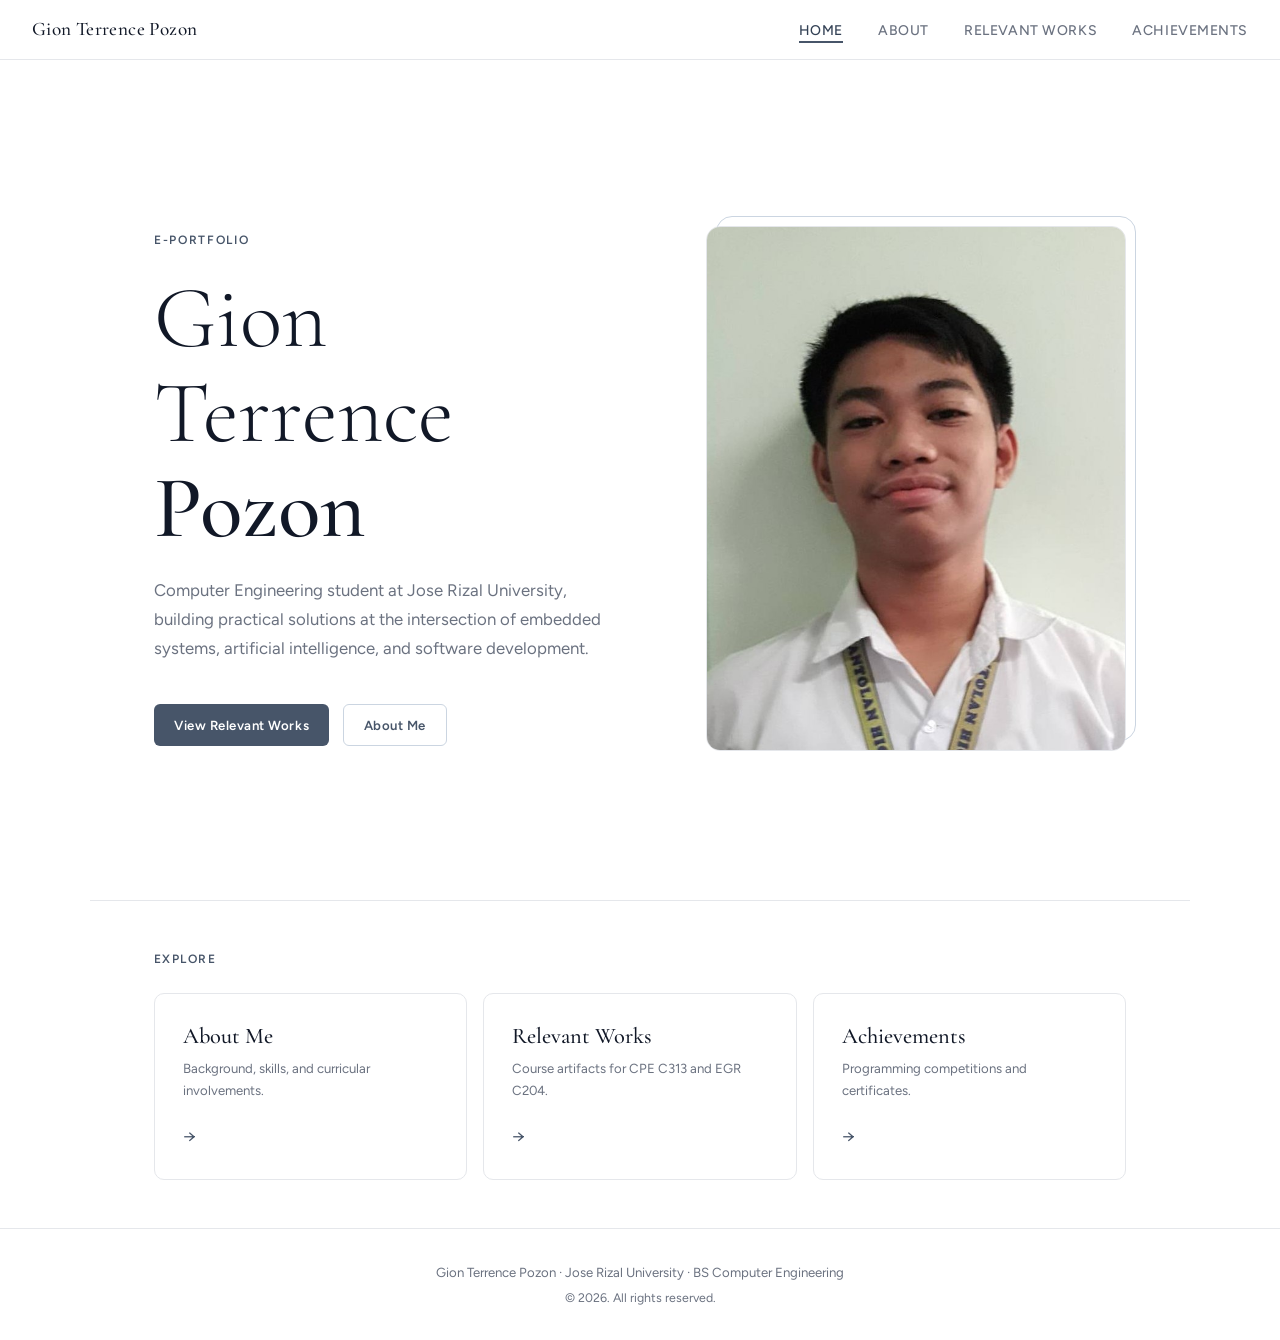
<file: index.html>
<!DOCTYPE html>
<html lang="en">
<head>
  <meta charset="UTF-8" />
  <meta name="viewport" content="width=device-width, initial-scale=1.0" />
  <title>Gion Terrence Pozon - e-Portfolio</title>
  <link rel="stylesheet" href="assets/css/style.css" />
  <style>
    /* ── HOME-SPECIFIC STYLES ───────────────────────────────── */
    .hero {
      min-height: calc(100vh - 60px);
      display: grid;
      grid-template-columns: 1fr 420px;
      align-items: center;
      gap: 4rem;
      padding: 5rem 4rem 4rem;
      max-width: var(--max-width);
      margin: 0 auto;
    }

    .hero-label {
      font-size: 0.75rem;
      text-transform: uppercase;
      letter-spacing: 0.14em;
      color: var(--slate);
      font-weight: 600;
      margin-bottom: 1.25rem;
    }

    .hero-name {
      font-family: var(--font-display);
      font-size: clamp(3rem, 7vw, 5.5rem);
      font-weight: 300;
      line-height: 1.08;
      color: var(--text);
      margin-bottom: 1.25rem;
    }

    .hero-name span {
      display: block;
      font-weight: 500;
    }

    .hero-tagline {
      font-size: 1.05rem;
      color: var(--text-secondary);
      max-width: 460px;
      margin-bottom: 2.5rem;
      line-height: 1.75;
    }

    .hero-actions {
      display: flex;
      gap: 0.85rem;
      flex-wrap: wrap;
    }

    .hero-photo-wrap {
      position: relative;
    }

    .hero-photo {
      width: 100%;
      aspect-ratio: 4 / 5;
      object-fit: cover;
      border-radius: 14px;
      border: 1px solid var(--border);
      display: block;
    }

    /* Decorative accent */
    .hero-photo-wrap::before {
      content: '';
      position: absolute;
      inset: -10px -10px 10px 10px;
      border: 1.5px solid var(--slate-mid);
      border-radius: 16px;
      z-index: -1;
    }

    /* ── NAV CARDS ──────────────────────────────────────────── */
    .nav-cards {
      border-top: 1px solid var(--border);
      padding: 3rem 4rem;
      max-width: var(--max-width);
      margin: 0 auto;
    }

    .nav-cards-label {
      font-size: 0.75rem;
      text-transform: uppercase;
      letter-spacing: 0.12em;
      color: var(--slate);
      font-weight: 600;
      margin-bottom: 1.5rem;
    }

    .nav-cards-grid {
      display: grid;
      grid-template-columns: repeat(3, 1fr);
      gap: 1rem;
    }

    .nav-card {
      display: flex;
      flex-direction: column;
      justify-content: space-between;
      padding: 1.75rem;
      border: 1px solid var(--border);
      border-radius: var(--radius);
      transition: box-shadow var(--transition), transform var(--transition), border-color var(--transition);
      min-height: 150px;
    }

    .nav-card:hover {
      box-shadow: var(--shadow);
      transform: translateY(-3px);
      border-color: var(--slate-mid);
    }

    .nav-card-title {
      font-family: var(--font-display);
      font-size: 1.4rem;
      font-weight: 500;
      color: var(--text);
      line-height: 1.25;
    }

    .nav-card-desc {
      font-size: 0.825rem;
      color: var(--text-secondary);
      margin-top: 0.5rem;
      line-height: 1.6;
    }

    .nav-card-arrow {
      margin-top: 1.25rem;
      font-size: 1.1rem;
      color: var(--slate);
    }

    @media (max-width: 900px) {
      .hero {
        grid-template-columns: 1fr;
        padding: 3rem 1.5rem;
        text-align: center;
      }
      .hero-photo-wrap {
        max-width: 300px;
        margin: 0 auto;
        order: -1;
      }
      .hero-photo-wrap::before { display: none; }
      .hero-actions { justify-content: center; }
      .hero-tagline { margin-left: auto; margin-right: auto; }
      .nav-cards { padding: 2.5rem 1.5rem; }
      .nav-cards-grid { grid-template-columns: 1fr; }
    }
  </style>
</head>
<body>
  <div class="page-wrapper">

    <!-- Hero -->
    <section class="hero">
      <div class="hero-content">
        <p class="hero-label">e-Portfolio</p>
        <h1 class="hero-name">
          Gion Terrence
          <span>Pozon</span>
        </h1>
        <p class="hero-tagline">
          Computer Engineering student at Jose Rizal University,
          building practical solutions at the intersection of
          embedded systems, artificial intelligence, and software development.
        </p>
        <div class="hero-actions">
          <a href="works.html" class="btn btn-slate">View Relevant Works</a>
          <a href="about.html" class="btn btn-outline">About Me</a>
        </div>
      </div>

      <div class="hero-photo-wrap">
        <!--
          INSTRUCTIONS: Replace "assets/img/profile.jpg" with your actual photo.
          Place your photo file inside the assets/img/ folder.
        -->
        <img
          src="assets/img/profile.jpg"
          alt="Gion Terrence Pozon"
          class="hero-photo"
          onerror="this.style.background='#f1f5f9'; this.style.minHeight='400px';"
        />
      </div>
    </section>

    <!-- Quick navigation cards -->
    <section class="nav-cards">
      <p class="nav-cards-label">Explore</p>
      <div class="nav-cards-grid">

        <a href="about.html" class="nav-card">
          <div>
            <p class="nav-card-title">About Me</p>
            <p class="nav-card-desc">Background, skills, and curricular involvements.</p>
          </div>
          <span class="nav-card-arrow">→</span>
        </a>

        <a href="works.html" class="nav-card">
          <div>
            <p class="nav-card-title">Relevant Works</p>
            <p class="nav-card-desc">Course artifacts for CPE C313 and EGR C204.</p>
          </div>
          <span class="nav-card-arrow">→</span>
        </a>

        <a href="achievements.html" class="nav-card">
          <div>
            <p class="nav-card-title">Achievements</p>
            <p class="nav-card-desc">Programming competitions and certificates.</p>
          </div>
          <span class="nav-card-arrow">→</span>
        </a>

      </div>
    </section>

  </div><!-- end page-wrapper -->

  <script src="assets/js/components.js"></script>
  <script>initPage('home')</script>
</body>
</html>
</file>
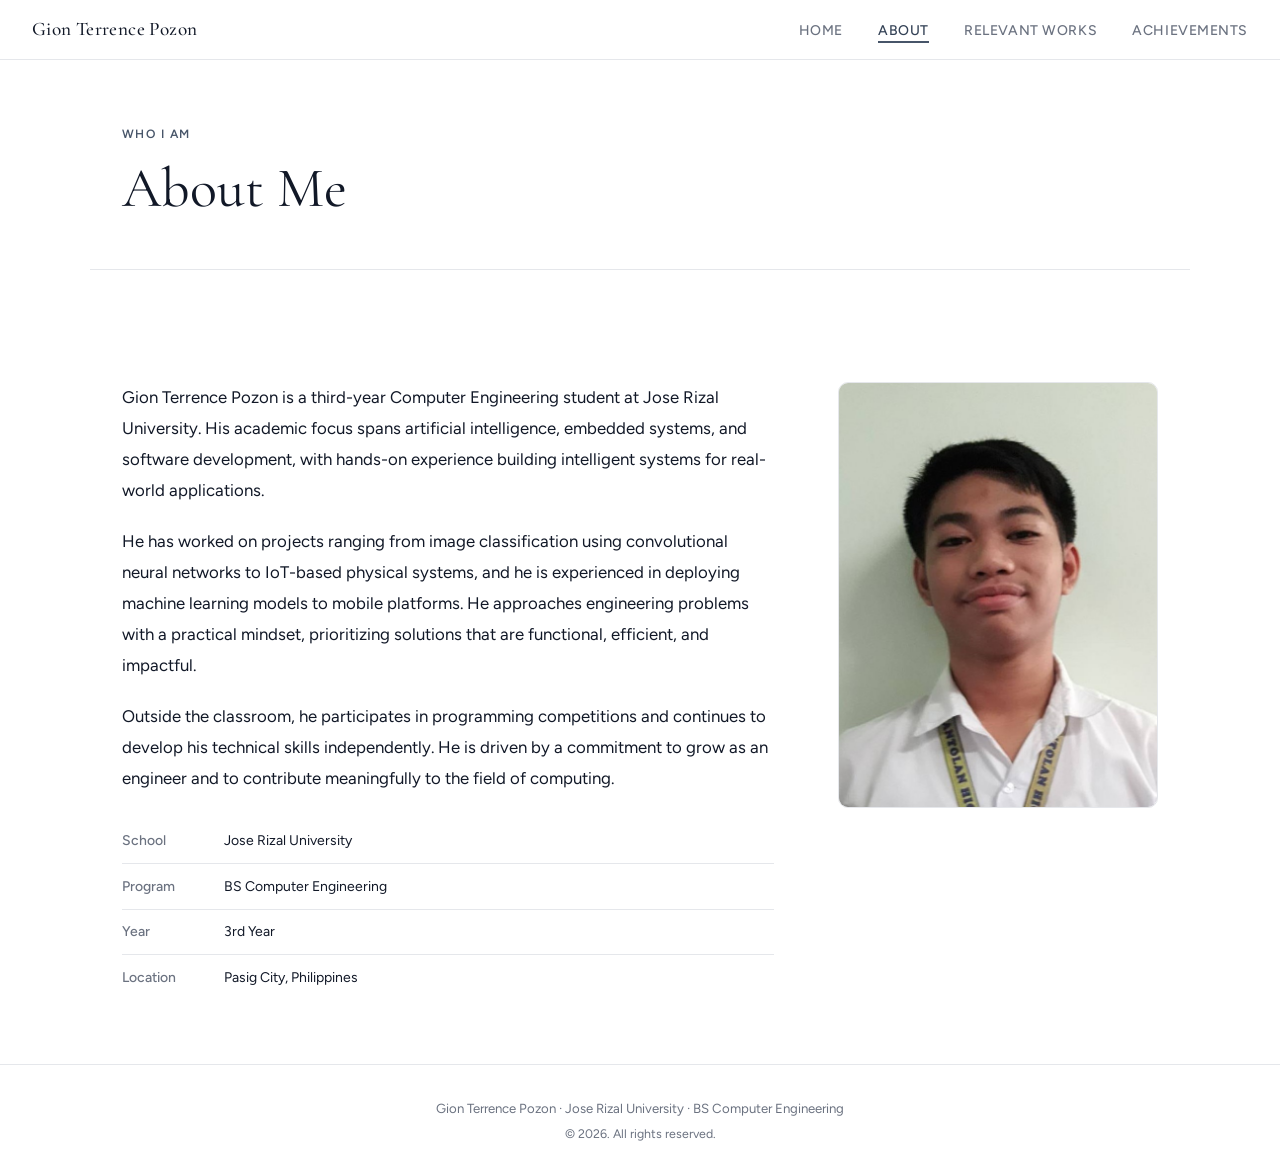
<file: about.html>
<!DOCTYPE html>
<html lang="en">
<head>
  <meta charset="UTF-8" />
  <meta name="viewport" content="width=device-width, initial-scale=1.0" />
  <title>About - Gion Terrence Pozon</title>
  <link rel="stylesheet" href="assets/css/style.css" />
  <style>
    .about-grid {
      display: grid;
      grid-template-columns: 1fr 320px;
      gap: 4rem;
      align-items: start;
      margin-top: 3rem;
    }

    .about-bio {
      font-size: 1.05rem;
      color: var(--text);
      line-height: 1.85;
    }

    .about-bio p + p { margin-top: 1.25rem; }

    .about-sidebar-photo {
      width: 100%;
      aspect-ratio: 3 / 4;
      object-fit: cover;
      border-radius: var(--radius);
      border: 1px solid var(--border);
    }

    .about-meta {
      margin-top: 1.5rem;
    }

    .meta-row {
      display: flex;
      gap: 0.75rem;
      font-size: 0.875rem;
      padding: 0.65rem 0;
      border-bottom: 1px solid var(--border);
    }

    .meta-row:last-child { border-bottom: none; }

    .meta-label {
      color: var(--text-secondary);
      min-width: 90px;
      font-weight: 500;
    }

    .meta-value { color: var(--text); }

    /* Skills */
    .skills-section { margin-top: 3rem; }

    .skills-grid {
      display: grid;
      grid-template-columns: repeat(3, 1fr);
      gap: 1rem;
      margin-top: 1.25rem;
    }

    .skill-group {
      background: var(--slate-light);
      border-radius: var(--radius);
      padding: 1.25rem 1.5rem;
    }

    .skill-group-title {
      font-size: 0.75rem;
      font-weight: 600;
      text-transform: uppercase;
      letter-spacing: 0.08em;
      color: var(--slate-dark);
      margin-bottom: 0.75rem;
    }

    .skill-list {
      list-style: none;
      display: flex;
      flex-direction: column;
      gap: 0.35rem;
    }

    .skill-list li {
      font-size: 0.875rem;
      color: var(--text);
    }

    .skill-list li::before {
      content: '-  ';
      color: var(--slate);
    }

    @media (max-width: 768px) {
      .about-grid { grid-template-columns: 1fr; }
      .about-sidebar-photo { max-width: 260px; margin: 0 auto; }
      .skills-grid { grid-template-columns: 1fr 1fr; }
    }

    @media (max-width: 480px) {
      .skills-grid { grid-template-columns: 1fr; }
    }
  </style>
</head>
<body>
  <div class="page-wrapper">

    <div class="page-header">
      <p class="page-header-label">Who I Am</p>
      <h1>About Me</h1>
    </div>

    <div class="section">

      <div class="about-grid">

        <!-- Bio -->
        <div>
          <div class="about-bio">
            <p>
              Gion Terrence Pozon is a third-year Computer Engineering student at Jose Rizal University.
              His academic focus spans artificial intelligence, embedded systems, and software development,
              with hands-on experience building intelligent systems for real-world applications.
            </p>
            <p>
              He has worked on projects ranging from image classification using convolutional neural networks
              to IoT-based physical systems, and he is experienced in deploying machine learning models
              to mobile platforms. He approaches engineering problems with a practical mindset, prioritizing
              solutions that are functional, efficient, and impactful.
            </p>
            <p>
              Outside the classroom, he participates in programming competitions and continues to develop
              his technical skills independently. He is driven by a commitment to grow as an engineer
              and to contribute meaningfully to the field of computing.
            </p>
          </div>

          <!-- Meta info -->
          <div class="about-meta">
            <div class="meta-row">
              <span class="meta-label">School</span>
              <span class="meta-value">Jose Rizal University</span>
            </div>
            <div class="meta-row">
              <span class="meta-label">Program</span>
              <span class="meta-value">BS Computer Engineering</span>
            </div>
            <div class="meta-row">
              <span class="meta-label">Year</span>
              <span class="meta-value">3rd Year</span>
            </div>
            <div class="meta-row">
              <span class="meta-label">Location</span>
              <span class="meta-value">Pasig City, Philippines</span>
            </div>
          </div>

          
        </div>

        <!-- Sidebar photo -->
        <div>
          <!--
            INSTRUCTIONS: This uses the same profile photo as the homepage.
            Replace "assets/img/profile.jpg" with your actual photo file.
          -->
          <img
            src="assets/img/profile.jpg"
            alt="Gion Terrence Pozon"
            class="about-sidebar-photo"
            onerror="this.style.background='#f1f5f9'; this.style.minHeight='340px';"
          />
        </div>

      </div>
    </div>

  </div>

  <script src="assets/js/components.js"></script>
  <script>initPage('about')</script>
</body>
</html>
</file>
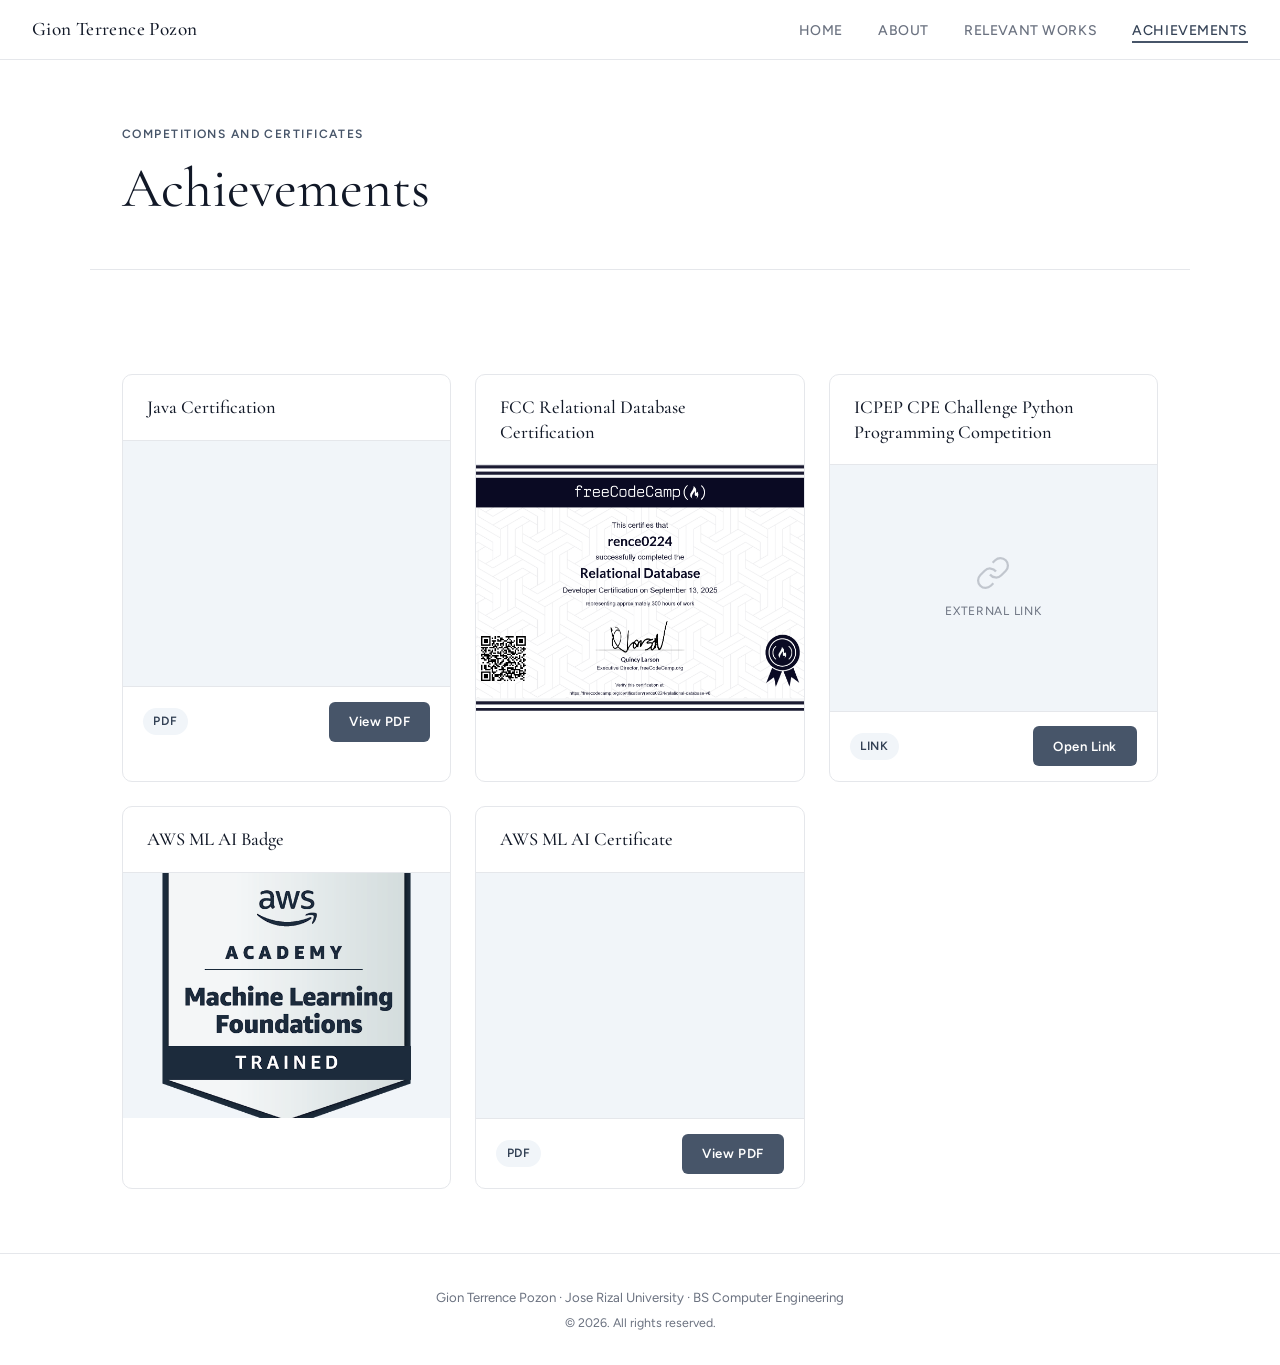
<file: achievements.html>
<!DOCTYPE html>
<html lang="en">
<head>
  <meta charset="UTF-8" />
  <meta name="viewport" content="width=device-width, initial-scale=1.0" />
  <title>Achievements - Gion Terrence Pozon</title>
  <link rel="stylesheet" href="assets/css/style.css" />
  <style>
    .achievements-grid {
      display: grid;
      grid-template-columns: repeat(3, 1fr);
      gap: 1.5rem;
      margin-top: 2.5rem;
    }

    .achievement-card {
      border: 1px solid var(--border);
      border-radius: var(--radius);
      overflow: hidden;
      transition: box-shadow var(--transition), transform var(--transition);
    }

    .achievement-card:hover {
      box-shadow: var(--shadow);
      transform: translateY(-3px);
    }

    .achievement-card-body {
      padding: 1.25rem 1.5rem;
      border-bottom: 1px solid var(--border);
    }

    .achievement-title {
      font-family: var(--font-display);
      font-size: 1.15rem;
      font-weight: 500;
      color: var(--text);
      line-height: 1.35;
    }

    .achievement-img {
      width: 100%;
      aspect-ratio: 4 / 3;
      object-fit: cover;
      display: block;
      background: var(--slate-light);
    }

    /* Placeholder image style */
    .achievement-img-placeholder {
      width: 100%;
      aspect-ratio: 4 / 3;
      background: var(--slate-light);
      display: flex;
      align-items: center;
      justify-content: center;
      color: var(--text-secondary);
      font-size: 0.8rem;
      letter-spacing: 0.05em;
    }

    /* PDF preview */
    .achievement-pdf-preview {
      width: 100%;
      aspect-ratio: 4 / 3;
      border: none;
      display: block;
      background: var(--slate-light);
      overflow: auto;
    }

    /* Link preview */
    .achievement-link-preview {
      width: 100%;
      aspect-ratio: 4 / 3;
      background: var(--slate-light);
      display: flex;
      flex-direction: column;
      align-items: center;
      justify-content: center;
      gap: 0.6rem;
      color: var(--text-secondary);
    }

    .achievement-link-preview svg {
      opacity: 0.35;
    }

    .achievement-link-preview span {
      font-size: 0.75rem;
      letter-spacing: 0.06em;
      text-transform: uppercase;
    }

    /* PDF / Link action bar */
    .achievement-action {
      padding: 0.9rem 1.25rem;
      display: flex;
      align-items: center;
      justify-content: space-between;
      border-top: 1px solid var(--border);
    }

    @media (max-width: 768px) {
      .achievements-grid { grid-template-columns: repeat(2, 1fr); }
    }

    @media (max-width: 480px) {
      .achievements-grid { grid-template-columns: 1fr; }
    }
  </style>
</head>
<body>
  <div class="page-wrapper">

    <div class="page-header">
      <p class="page-header-label">Competitions and Certificates</p>
      <h1>Achievements</h1>
    </div>

    <div class="section">
      <div class="achievements-grid" id="achievementsGrid"></div>
    </div>

  </div>

  <script src="data/achievements.js"></script>
  <script src="assets/js/components.js"></script>
  <script>
    // ── RENDER ACHIEVEMENTS FROM achievementsData ─────────────
    function isPlaceholderFile(file) {
      return !file || file.includes('placeholder') || file.includes('REPLACE_WITH');
    }

    function renderAchievementCard(item) {
      const titleIsPlaceholder = item.title.startsWith('[PLACEHOLDER]');

      // Bottom section varies by type
      let bottomHtml = '';

      if (item.type === 'img') {
        if (isPlaceholderFile(item.file)) {
          bottomHtml = `<div class="achievement-img-placeholder">Image placeholder</div>`;
        } else {
          bottomHtml = `
            <img src="${item.file}" alt="${item.title}" class="achievement-img"
              onerror="this.outerHTML='<div class=\\'achievement-img-placeholder\\'>Image not found</div>'" />
          `;
        }
      } else if (item.type === 'pdf') {
        const isDisabled = isPlaceholderFile(item.file);
        const preview = isDisabled
          ? `<div class="achievement-img-placeholder">PDF placeholder</div>`
          : `<iframe src="${item.file}" class="achievement-pdf-preview" title="${item.title}"></iframe>`;
        bottomHtml = `
          ${preview}
          <div class="achievement-action">
            <span class="tag">PDF</span>
            ${isDisabled
              ? `<button class="btn btn-outline" disabled style="opacity:0.45; cursor:not-allowed;">View PDF</button>`
              : `<a href="${item.file}" target="_blank" class="btn btn-slate">View PDF</a>`
            }
          </div>
        `;
      } else {
        // link
        const isDisabled = isPlaceholderFile(item.file);
        bottomHtml = `
          <div class="achievement-link-preview">
            <svg width="36" height="36" viewBox="0 0 24 24" fill="none" stroke="currentColor" stroke-width="1.5">
              <path d="M10 13a5 5 0 0 0 7.54.54l3-3a5 5 0 0 0-7.07-7.07l-1.72 1.71"/>
              <path d="M14 11a5 5 0 0 0-7.54-.54l-3 3a5 5 0 0 0 7.07 7.07l1.71-1.71"/>
            </svg>
            <span>External Link</span>
          </div>
          <div class="achievement-action">
            <span class="tag">LINK</span>
            ${isDisabled
              ? `<button class="btn btn-outline" disabled style="opacity:0.45; cursor:not-allowed;">Open Link</button>`
              : `<a href="${item.file}" target="_blank" class="btn btn-slate">Open Link</a>`
            }
          </div>
        `;
      }

      return `
        <div class="achievement-card">
          <div class="achievement-card-body">
            ${titleIsPlaceholder
              ? `<p class="placeholder-text">${item.title}</p>`
              : `<h3 class="achievement-title">${item.title}</h3>`
            }
          </div>
          ${bottomHtml}
        </div>
      `;
    }

    function renderAchievements() {
      const grid = document.getElementById('achievementsGrid');
      grid.innerHTML = achievementsData.map(renderAchievementCard).join('');
    }

    renderAchievements();
    initPage('achievements');
  </script>
</body>
</html>
</file>
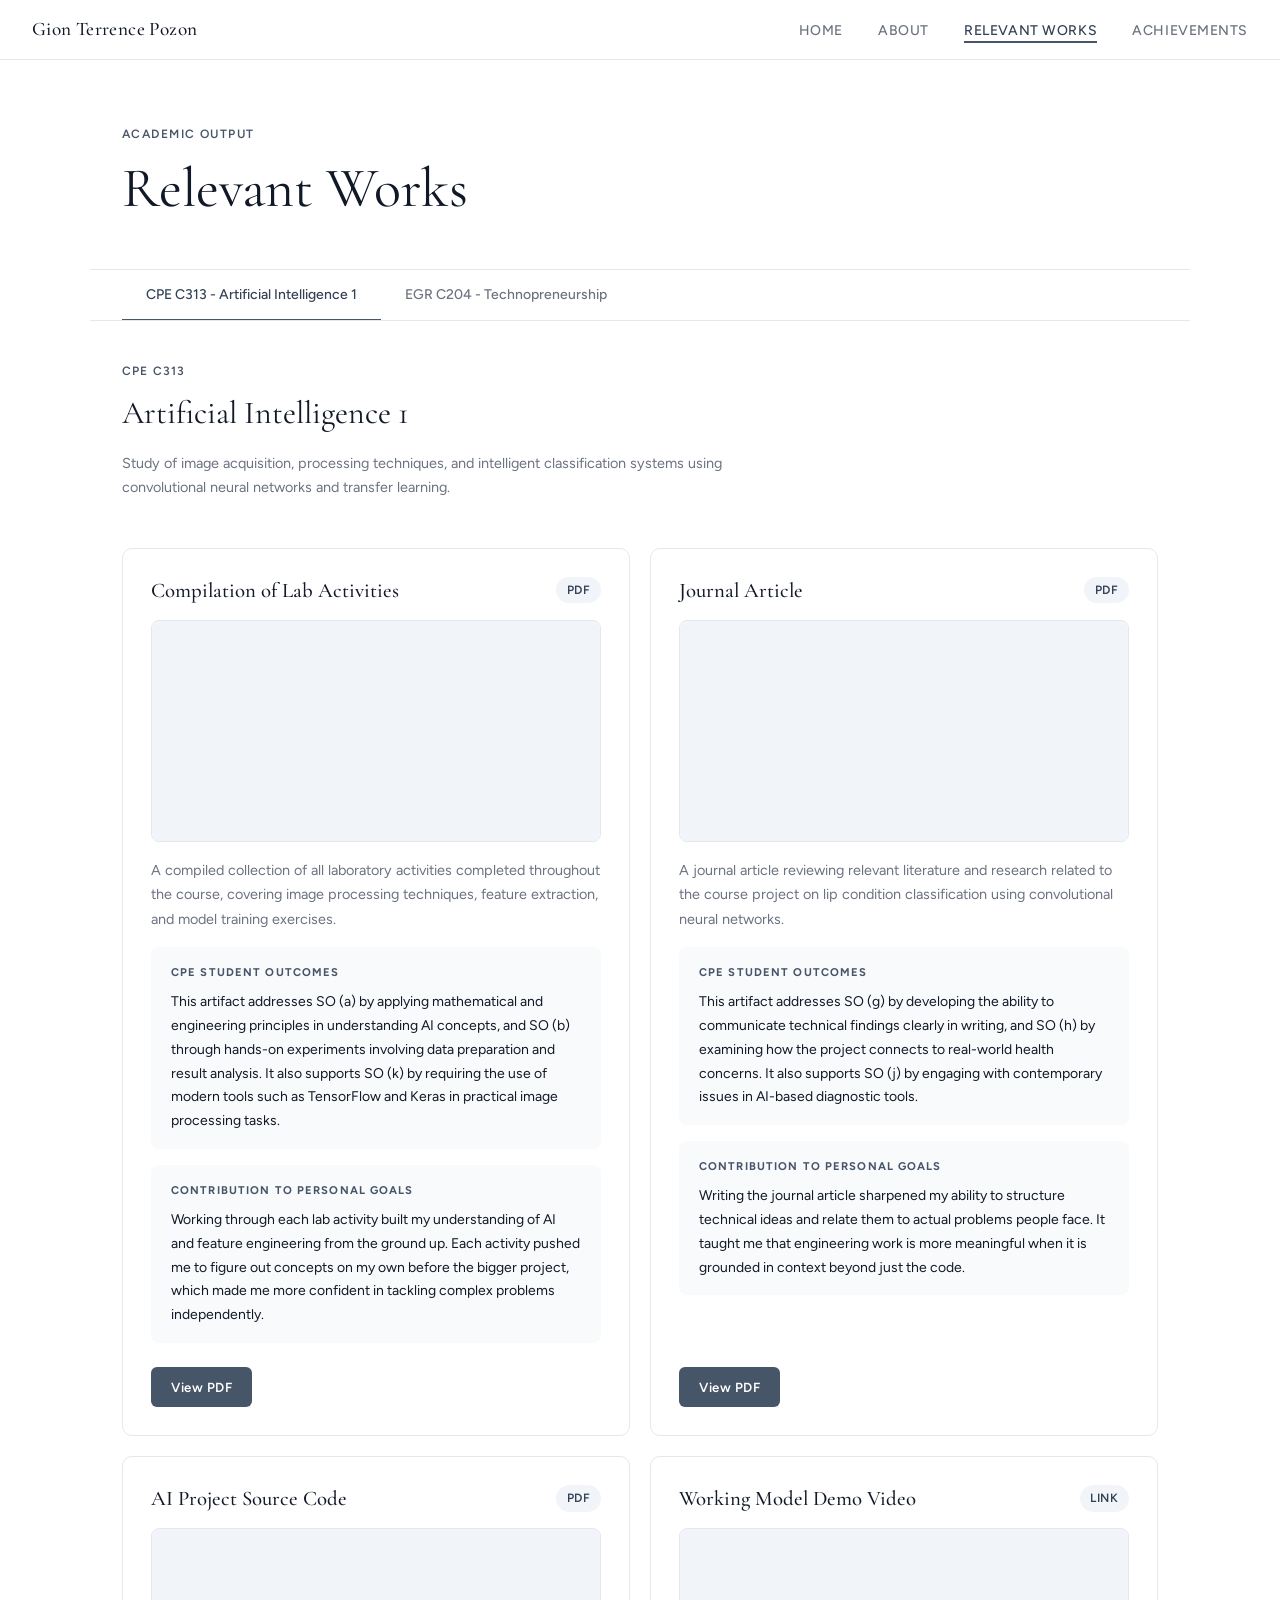
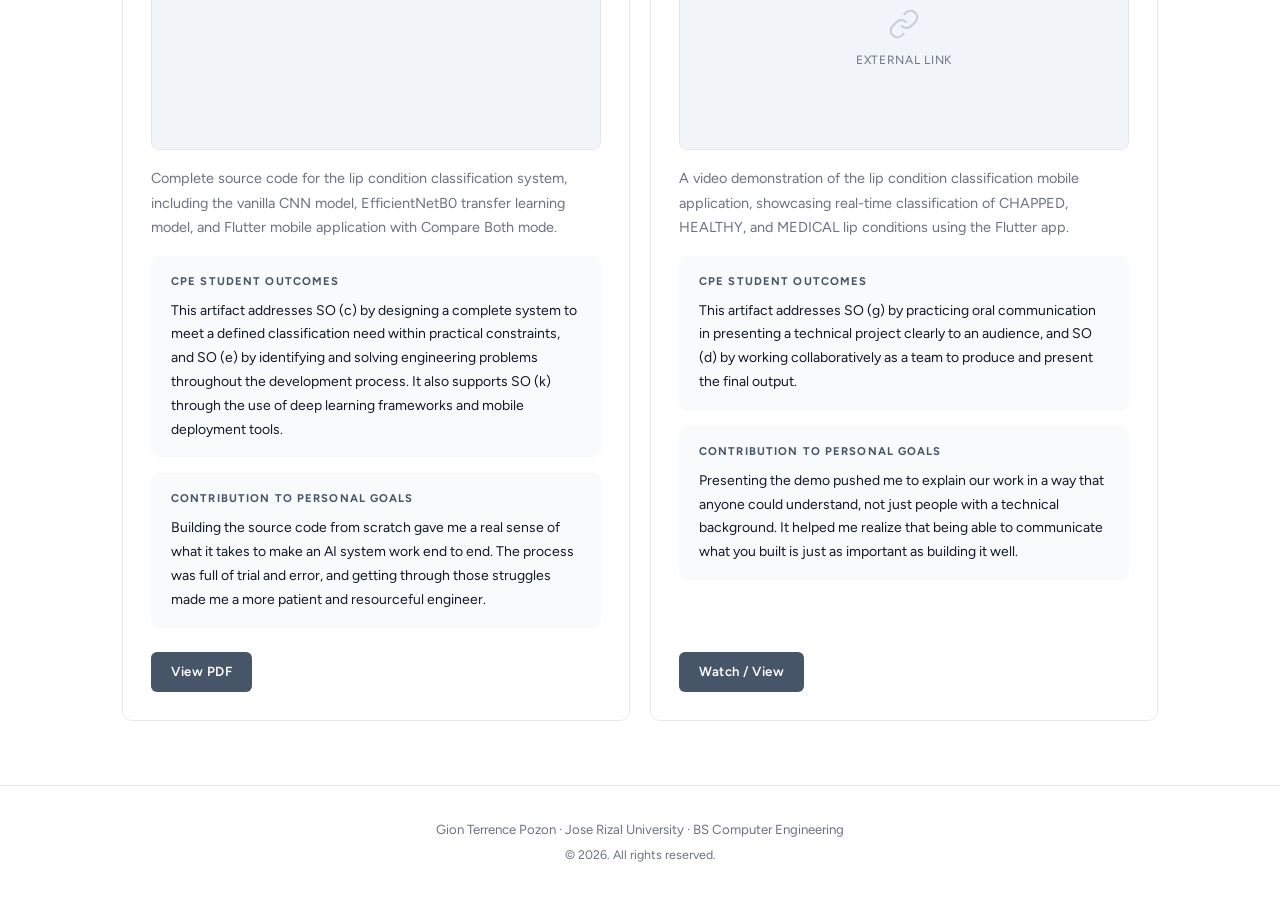
<file: works.html>
<!DOCTYPE html>
<html lang="en">
<head>
  <meta charset="UTF-8" />
  <meta name="viewport" content="width=device-width, initial-scale=1.0" />
  <title>Relevant Works - Gion Terrence Pozon</title>
  <link rel="stylesheet" href="assets/css/style.css" />
  <style>
    /* ── COURSE TABS ────────────────────────────────────────── */
    .tabs-wrap {
      max-width: var(--max-width);
      margin: 0 auto;
      padding: 0 2rem;
      border-bottom: 1px solid var(--border);
      display: flex;
      gap: 0;
      overflow-x: auto;
    }

    .tab-btn {
      background: none;
      border: none;
      border-bottom: 2px solid transparent;
      padding: 1rem 1.5rem;
      font-family: var(--font-body);
      font-size: 0.875rem;
      font-weight: 500;
      color: var(--text-secondary);
      cursor: pointer;
      white-space: nowrap;
      transition: color var(--transition), border-color var(--transition);
      margin-bottom: -1px;
    }

    .tab-btn:hover { color: var(--text); }

    .tab-btn.active {
      color: var(--slate-dark);
      border-bottom-color: var(--slate);
    }

    /* ── COURSE SECTION ─────────────────────────────────────── */
    .course-section { display: none; }
    .course-section.active { display: block; }

    .course-intro {
      padding: 2.5rem 2rem 1rem;
      max-width: var(--max-width);
      margin: 0 auto;
    }

    .course-code {
      font-size: 0.75rem;
      font-weight: 600;
      text-transform: uppercase;
      letter-spacing: 0.1em;
      color: var(--slate);
    }

    .course-title {
      font-family: var(--font-display);
      font-size: 2rem;
      font-weight: 400;
      margin-top: 0.3rem;
      margin-bottom: 0.65rem;
    }

    .course-desc {
      font-size: 0.9rem;
      color: var(--text-secondary);
      max-width: 600px;
      line-height: 1.7;
    }

    /* ── ARTIFACT CARDS ─────────────────────────────────────── */
    .artifacts-grid {
      display: grid;
      grid-template-columns: repeat(2, 1fr);
      gap: 1.25rem;
      padding: 2rem;
      max-width: var(--max-width);
      margin: 0 auto;
      padding-bottom: 4rem;
    }

    .artifact-card {
      border: 1px solid var(--border);
      border-radius: var(--radius);
      padding: 1.75rem;
      display: flex;
      flex-direction: column;
      gap: 1rem;
      transition: box-shadow var(--transition), transform var(--transition);
    }

    .artifact-card:hover {
      box-shadow: var(--shadow);
      transform: translateY(-2px);
    }

    .artifact-header {
      display: flex;
      align-items: flex-start;
      justify-content: space-between;
      gap: 1rem;
    }

    .artifact-title {
      font-family: var(--font-display);
      font-size: 1.3rem;
      font-weight: 500;
      color: var(--text);
      line-height: 1.3;
    }

    .artifact-type-tag {
      flex-shrink: 0;
    }

    .artifact-desc {
      font-size: 0.9rem;
      color: var(--text-secondary);
      line-height: 1.7;
    }

    /* Write-up sections */
    .writeup-section {
      background: var(--bg);
      border-radius: 8px;
      padding: 1rem 1.25rem;
    }

    .writeup-label {
      font-size: 0.7rem;
      font-weight: 700;
      text-transform: uppercase;
      letter-spacing: 0.1em;
      color: var(--slate);
      margin-bottom: 0.5rem;
    }

    .writeup-text {
      font-size: 0.875rem;
      color: var(--text);
      line-height: 1.7;
    }

    .artifact-footer {
      margin-top: auto;
      padding-top: 0.5rem;
    }

    /* Preview area */
    .artifact-preview {
      border-radius: 8px;
      overflow: hidden;
      border: 1px solid var(--border);
    }

    .artifact-pdf-preview {
      width: 100%;
      height: 220px;
      border: none;
      display: block;
      background: var(--slate-light);
      overflow: auto;
    }

    .artifact-link-preview {
      width: 100%;
      height: 220px;
      background: var(--slate-light);
      display: flex;
      flex-direction: column;
      align-items: center;
      justify-content: center;
      gap: 0.6rem;
      color: var(--text-secondary);
    }

    .artifact-link-preview svg { opacity: 0.3; }

    .artifact-link-preview span {
      font-size: 0.75rem;
      letter-spacing: 0.06em;
      text-transform: uppercase;
    }

    @media (max-width: 768px) {
      .artifacts-grid { grid-template-columns: 1fr; padding: 1.25rem; }
      .tabs-wrap { padding: 0 1rem; }
      .course-intro { padding: 2rem 1.25rem 0.5rem; }
    }
  </style>
</head>
<body>
  <div class="page-wrapper">

    <div class="page-header">
      <p class="page-header-label">Academic Output</p>
      <h1>Relevant Works</h1>
    </div>

    <!-- Course Tabs -->
    <div class="tabs-wrap" id="courseTabs"></div>

    <!-- Course Sections -->
    <div id="courseSections"></div>

  </div>

  <script src="data/portfolio.js"></script>
  <script src="assets/js/components.js"></script>
  <script>
    // ── RENDER WORKS PAGE FROM portfolioData ─────────────────
    function isPlaceholder(url) {
      return url.includes('REPLACE_WITH') || url.includes('placeholder');
    }

    function renderArtifactCard(artifact) {
      const btnLabel = artifact.type === 'pdf' ? 'View PDF' : 'Watch / View';
      const btnDisabled = isPlaceholder(artifact.file);

      const outcomeIsPlaceholder = artifact.outcomes.startsWith('[PLACEHOLDER]');
      const goalIsPlaceholder = artifact.personalGoals.startsWith('[PLACEHOLDER]');

      let previewHtml = '';
      if (artifact.type === 'pdf') {
        previewHtml = btnDisabled
          ? `<div class="artifact-preview"><div class="artifact-link-preview"><span>PDF placeholder</span></div></div>`
          : `<div class="artifact-preview"><iframe src="${artifact.file}" class="artifact-pdf-preview" title="${artifact.title}"></iframe></div>`;
      } else {
        previewHtml = `
          <div class="artifact-preview">
            <div class="artifact-link-preview">
              <svg width="32" height="32" viewBox="0 0 24 24" fill="none" stroke="currentColor" stroke-width="1.5">
                <path d="M10 13a5 5 0 0 0 7.54.54l3-3a5 5 0 0 0-7.07-7.07l-1.72 1.71"/>
                <path d="M14 11a5 5 0 0 0-7.54-.54l-3 3a5 5 0 0 0 7.07 7.07l1.71-1.71"/>
              </svg>
              <span>External Link</span>
            </div>
          </div>`;
      }

      return `
        <div class="artifact-card">

          <div class="artifact-header">
            <h3 class="artifact-title">${artifact.title}</h3>
            <span class="tag artifact-type-tag">${artifact.type.toUpperCase()}</span>
          </div>

          ${previewHtml}

          <p class="artifact-desc">${artifact.description}</p>

          <div class="writeup-section">
            <p class="writeup-label">CpE Student Outcomes</p>
            ${outcomeIsPlaceholder
              ? `<p class="placeholder-text">${artifact.outcomes}</p>`
              : `<p class="writeup-text">${artifact.outcomes}</p>`
            }
          </div>

          <div class="writeup-section">
            <p class="writeup-label">Contribution to Personal Goals</p>
            ${goalIsPlaceholder
              ? `<p class="placeholder-text">${artifact.personalGoals}</p>`
              : `<p class="writeup-text">${artifact.personalGoals}</p>`
            }
          </div>

          <div class="artifact-footer">
            ${btnDisabled
              ? `<button class="btn btn-outline" disabled style="opacity:0.45; cursor:not-allowed;">${btnLabel}</button>`
              : `<a href="${artifact.file}" target="_blank" class="btn btn-slate">${btnLabel}</a>`
            }
          </div>

        </div>
      `;
    }

    function renderCourseSection(course, index) {
      const cards = course.artifacts.map(renderArtifactCard).join('');
      return `
        <div class="course-section ${index === 0 ? 'active' : ''}" id="section-${course.courseId}">
          <div class="course-intro">
            <p class="course-code">${course.courseCode}</p>
            <h2 class="course-title">${course.courseTitle}</h2>
            <p class="course-desc">${course.description}</p>
          </div>
          <div class="artifacts-grid">${cards}</div>
        </div>
      `;
    }

    function renderTabs() {
      const tabsEl = document.getElementById('courseTabs');
      const sectionsEl = document.getElementById('courseSections');

      tabsEl.innerHTML = portfolioData.map((course, i) => `
        <button
          class="tab-btn ${i === 0 ? 'active' : ''}"
          data-target="section-${course.courseId}"
          onclick="switchTab(this)"
        >
          ${course.courseCode} - ${course.courseTitle}
        </button>
      `).join('');

      sectionsEl.innerHTML = portfolioData.map((course, i) =>
        renderCourseSection(course, i)
      ).join('');
    }

    function switchTab(btn) {
      document.querySelectorAll('.tab-btn').forEach(b => b.classList.remove('active'));
      document.querySelectorAll('.course-section').forEach(s => s.classList.remove('active'));
      btn.classList.add('active');
      document.getElementById(btn.dataset.target).classList.add('active');
    }

    renderTabs();
    initPage('works');
  </script>
</body>
</html>
</file>
<file: assets/css/style.css>
@import url('https://fonts.googleapis.com/css2?family=Cormorant+Garamond:wght@300;400;500;600&family=Figtree:wght@300;400;500;600&display=swap');

:root {
  --white: #ffffff;
  --bg: #f9fafb;
  --text: #111827;
  --text-secondary: #6b7280;
  --slate: #475569;
  --slate-dark: #334155;
  --slate-light: #f1f5f9;
  --slate-mid: #cbd5e1;
  --border: #e5e7eb;
  --font-display: 'Cormorant Garamond', serif;
  --font-body: 'Figtree', sans-serif;
  --radius: 10px;
  --shadow: 0 1px 3px rgba(0,0,0,0.06), 0 4px 16px rgba(0,0,0,0.05);
  --transition: 0.22s ease;
  --max-width: 1100px;
}

*, *::before, *::after { box-sizing: border-box; margin: 0; padding: 0; }

html { scroll-behavior: smooth; }

body {
  font-family: var(--font-body);
  background: var(--white);
  color: var(--text);
  font-size: 16px;
  line-height: 1.7;
  -webkit-font-smoothing: antialiased;
}

img { max-width: 100%; display: block; }
a { color: inherit; text-decoration: none; }

/* ── NAVBAR ─────────────────────────────────────────────── */
.nav {
  position: fixed;
  top: 0; left: 0; right: 0;
  z-index: 100;
  background: rgba(255,255,255,0.92);
  backdrop-filter: blur(12px);
  border-bottom: 1px solid var(--border);
  padding: 0 2rem;
  height: 60px;
  display: flex;
  align-items: center;
  justify-content: space-between;
}

.nav-logo {
  font-family: var(--font-display);
  font-size: 1.2rem;
  font-weight: 500;
  color: var(--text);
  letter-spacing: 0.02em;
}

.nav-links {
  display: flex;
  gap: 2.2rem;
  list-style: none;
}

.nav-links a {
  font-size: 0.875rem;
  font-weight: 500;
  color: var(--text-secondary);
  letter-spacing: 0.04em;
  text-transform: uppercase;
  transition: color var(--transition);
  position: relative;
  padding-bottom: 2px;
}

.nav-links a::after {
  content: '';
  position: absolute;
  bottom: -2px; left: 0;
  width: 0; height: 1.5px;
  background: var(--slate);
  transition: width var(--transition);
}

.nav-links a:hover,
.nav-links a.active { color: var(--slate-dark); }

.nav-links a:hover::after,
.nav-links a.active::after { width: 100%; }

/* Hamburger for mobile */
.nav-toggle {
  display: none;
  flex-direction: column;
  gap: 5px;
  cursor: pointer;
  background: none;
  border: none;
  padding: 4px;
}
.nav-toggle span {
  display: block;
  width: 22px; height: 1.5px;
  background: var(--text);
  transition: var(--transition);
}

/* ── PAGE WRAPPER ───────────────────────────────────────── */
.page-wrapper {
  padding-top: 60px;
  min-height: 100vh;
}

/* ── PAGE HEADER ────────────────────────────────────────── */
.page-header {
  padding: 4rem 2rem 3rem;
  max-width: var(--max-width);
  margin: 0 auto;
  border-bottom: 1px solid var(--border);
}

.page-header-label {
  font-size: 0.75rem;
  text-transform: uppercase;
  letter-spacing: 0.12em;
  color: var(--slate);
  font-weight: 600;
  margin-bottom: 0.75rem;
}

.page-header h1 {
  font-family: var(--font-display);
  font-size: clamp(2.2rem, 5vw, 3.5rem);
  font-weight: 400;
  line-height: 1.15;
  color: var(--text);
}

/* ── SECTION ────────────────────────────────────────────── */
.section {
  padding: 4rem 2rem;
  max-width: var(--max-width);
  margin: 0 auto;
}

.section-label {
  font-size: 0.75rem;
  text-transform: uppercase;
  letter-spacing: 0.12em;
  color: var(--slate);
  font-weight: 600;
  margin-bottom: 1.5rem;
}

/* ── CARD ───────────────────────────────────────────────── */
.card {
  background: var(--white);
  border: 1px solid var(--border);
  border-radius: var(--radius);
  padding: 1.75rem;
  transition: box-shadow var(--transition), transform var(--transition);
}

.card:hover {
  box-shadow: var(--shadow);
  transform: translateY(-2px);
}

/* ── BUTTON ─────────────────────────────────────────────── */
.btn {
  display: inline-flex;
  align-items: center;
  gap: 0.4rem;
  padding: 0.55rem 1.25rem;
  font-family: var(--font-body);
  font-size: 0.825rem;
  font-weight: 600;
  letter-spacing: 0.04em;
  border-radius: 6px;
  transition: var(--transition);
  cursor: pointer;
  border: none;
}

.btn-slate {
  background: var(--slate);
  color: var(--white);
}

.btn-slate:hover { background: var(--slate-dark); }

.btn-outline {
  background: transparent;
  color: var(--slate);
  border: 1.5px solid var(--slate-mid);
}

.btn-outline:hover {
  border-color: var(--slate);
  background: var(--slate-light);
}

/* ── GRID ───────────────────────────────────────────────── */
.grid-2 { display: grid; grid-template-columns: repeat(2, 1fr); gap: 1.25rem; }
.grid-3 { display: grid; grid-template-columns: repeat(3, 1fr); gap: 1.25rem; }

/* ── FOOTER ─────────────────────────────────────────────── */
.footer {
  border-top: 1px solid var(--border);
  padding: 2rem;
  text-align: center;
  font-size: 0.825rem;
  color: var(--text-secondary);
}

/* ── DIVIDER ────────────────────────────────────────────── */
.divider {
  border: none;
  border-top: 1px solid var(--border);
  margin: 2rem 0;
}

/* ── PILL TAG ───────────────────────────────────────────── */
.tag {
  display: inline-block;
  background: var(--slate-light);
  color: var(--slate-dark);
  font-size: 0.75rem;
  font-weight: 600;
  letter-spacing: 0.05em;
  padding: 0.2rem 0.65rem;
  border-radius: 999px;
}

/* ── PLACEHOLDER NOTICE ────────────────────────────────── */
.placeholder-text {
  color: #f59e0b;
  font-style: italic;
  font-size: 0.875rem;
  background: #fffbeb;
  border: 1px dashed #fcd34d;
  border-radius: 6px;
  padding: 0.6rem 0.9rem;
}

/* ── MOBILE ─────────────────────────────────────────────── */
@media (max-width: 768px) {
  .nav-links {
    display: none;
    flex-direction: column;
    position: fixed;
    top: 60px; left: 0; right: 0;
    background: var(--white);
    border-bottom: 1px solid var(--border);
    padding: 1.5rem 2rem;
    gap: 1.2rem;
  }

  .nav-links.open { display: flex; }
  .nav-toggle { display: flex; }

  .grid-2, .grid-3 { grid-template-columns: 1fr; }

  .page-header { padding: 2.5rem 1.25rem 2rem; }
  .section { padding: 2.5rem 1.25rem; }
}
</file>
